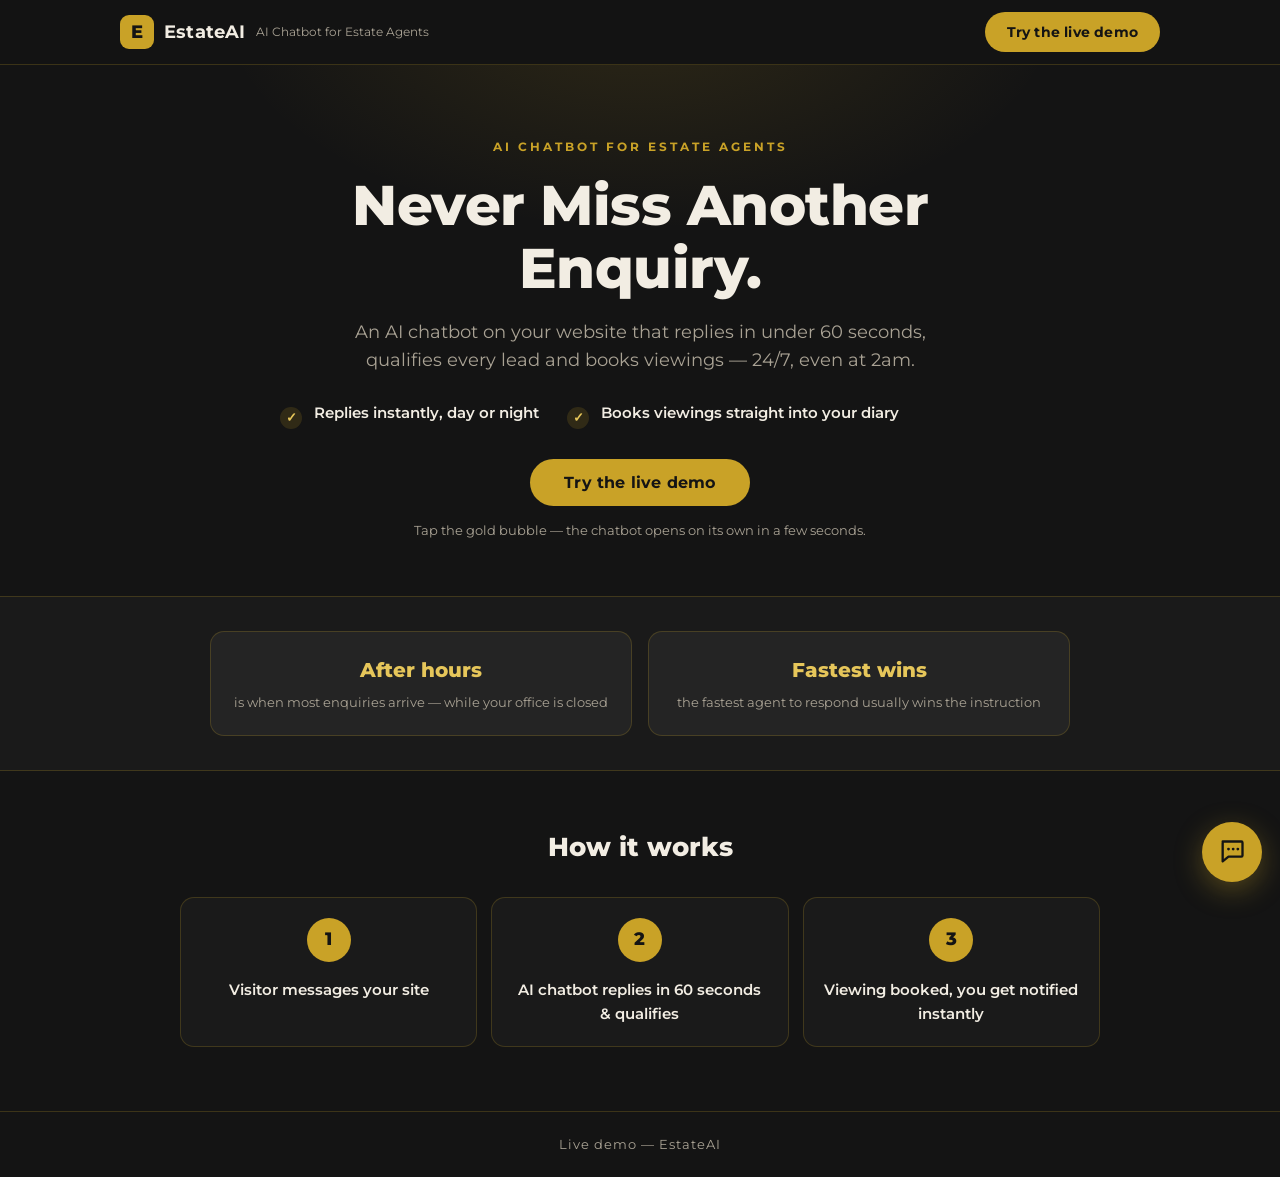
<file: index.html>
<!DOCTYPE html>
<html lang="en">
<head>
  <meta charset="UTF-8">
  <meta name="viewport" content="width=device-width, initial-scale=1.0">
  <title>EstateAI — AI Chatbot for Estate Agents</title>
  <meta name="description" content="EstateAI is an AI chatbot for estate agents. It replies in under 60 seconds, qualifies every lead and books viewings — 24/7.">
  <link rel="preconnect" href="https://fonts.googleapis.com">
  <link rel="preconnect" href="https://fonts.gstatic.com" crossorigin>
  <link href="https://fonts.googleapis.com/css2?family=Montserrat:wght@400;500;600;700;800&display=swap" rel="stylesheet">
  <link rel="stylesheet" href="styles.css">
</head>
<body>

  <header class="topbar">
    <div class="topbar-inner">
      <div class="brand">
        <span class="logo-mark" aria-hidden="true">E</span>
        <span class="brand-name">EstateAI</span>
        <span class="brand-tag">AI Chatbot for Estate Agents</span>
      </div>
      <button class="cta-btn" id="tryDemoBtn" type="button">Try the live demo</button>
    </div>
  </header>

  <main>
    <section class="hero">
      <div class="hero-inner">
        <p class="hero-kicker">AI CHATBOT FOR ESTATE AGENTS</p>
        <h1>Never Miss Another Enquiry.</h1>
        <p class="subhead">An AI chatbot on your website that replies in under 60 seconds, qualifies every lead and books viewings — 24/7, even at 2am.</p>
        <ul class="bullets">
          <li><span class="tick" aria-hidden="true">&#10003;</span> Replies instantly, day or night</li>
          <li><span class="tick" aria-hidden="true">&#10003;</span> Books viewings straight into your diary</li>
        </ul>
        <button class="cta-btn hero-cta" id="heroDemoBtn" type="button">Try the live demo</button>
        <p class="hero-note">Tap the gold bubble — the chatbot opens on its own in a few seconds.</p>
      </div>
    </section>

    <section class="stats">
      <div class="stats-inner">
        <div class="stat">
          <p class="stat-big">After hours</p>
          <p class="stat-small">is when most enquiries arrive — while your office is closed</p>
        </div>
        <div class="stat">
          <p class="stat-big">Fastest wins</p>
          <p class="stat-small">the fastest agent to respond usually wins the instruction</p>
        </div>
      </div>
    </section>

    <section class="steps">
      <div class="steps-inner">
        <h2>How it works</h2>
        <div class="step-grid">
          <div class="step">
            <span class="step-num" aria-hidden="true">1</span>
            <p>Visitor messages your site</p>
          </div>
          <div class="step">
            <span class="step-num" aria-hidden="true">2</span>
            <p>AI chatbot replies in 60 seconds &amp; qualifies</p>
          </div>
          <div class="step">
            <span class="step-num" aria-hidden="true">3</span>
            <p>Viewing booked, you get notified instantly</p>
          </div>
        </div>
      </div>
    </section>
  </main>

  <footer>
    <p>Live demo &mdash; EstateAI</p>
  </footer>

  <!-- Floating chat bubble -->
  <button class="chat-bubble" id="chatBubble" type="button" aria-label="Open the EstateAI chat demo">
    <svg viewBox="0 0 24 24" aria-hidden="true" focusable="false">
      <path d="M4 3h16a1 1 0 0 1 1 1v11a1 1 0 0 1-1 1H9l-5 4V4a1 1 0 0 1 1-1z" fill="none" stroke="currentColor" stroke-width="2" stroke-linejoin="round"/>
      <circle cx="9" cy="9.5" r="1.2" fill="currentColor"/>
      <circle cx="13" cy="9.5" r="1.2" fill="currentColor"/>
      <circle cx="17" cy="9.5" r="1.2" fill="currentColor"/>
    </svg>
  </button>

  <!-- Chat window -->
  <div class="chat-window" id="chatWindow" aria-hidden="true" role="dialog" aria-label="EstateAI chatbot demo">
    <div class="chat-header">
      <span class="agent-avatar" aria-hidden="true">E</span>
      <div class="agent-info">
        <p class="agent-name">EstateAI Assistant</p>
        <p class="agent-status"><span class="online-dot" aria-hidden="true"></span>Online &mdash; replies instantly</p>
      </div>
      <button class="chat-close" id="chatClose" type="button" aria-label="Close chat">&times;</button>
    </div>
    <div class="chat-messages" id="chatMessages" aria-live="polite"></div>
    <div class="chat-faq" id="chatFaq">
      <button class="faq-chip" type="button" data-faq="fees">What are your fees?</button>
      <button class="faq-chip" type="button" data-faq="speed">How fast can you sell?</button>
    </div>
    <div class="chat-quick" id="chatQuick"></div>
    <form class="chat-input-row" id="chatForm" autocomplete="off">
      <input type="text" id="chatInput" placeholder="Type your message&hellip;" aria-label="Type your message" maxlength="500">
      <button type="submit" aria-label="Send message">
        <svg viewBox="0 0 24 24" aria-hidden="true" focusable="false">
          <path d="M3 12l18-8-6 18-4-7-8-3z" fill="none" stroke="currentColor" stroke-width="2" stroke-linejoin="round"/>
        </svg>
      </button>
    </form>
  </div>

  <script src="app.js"></script>
</body>
</html>
</file>
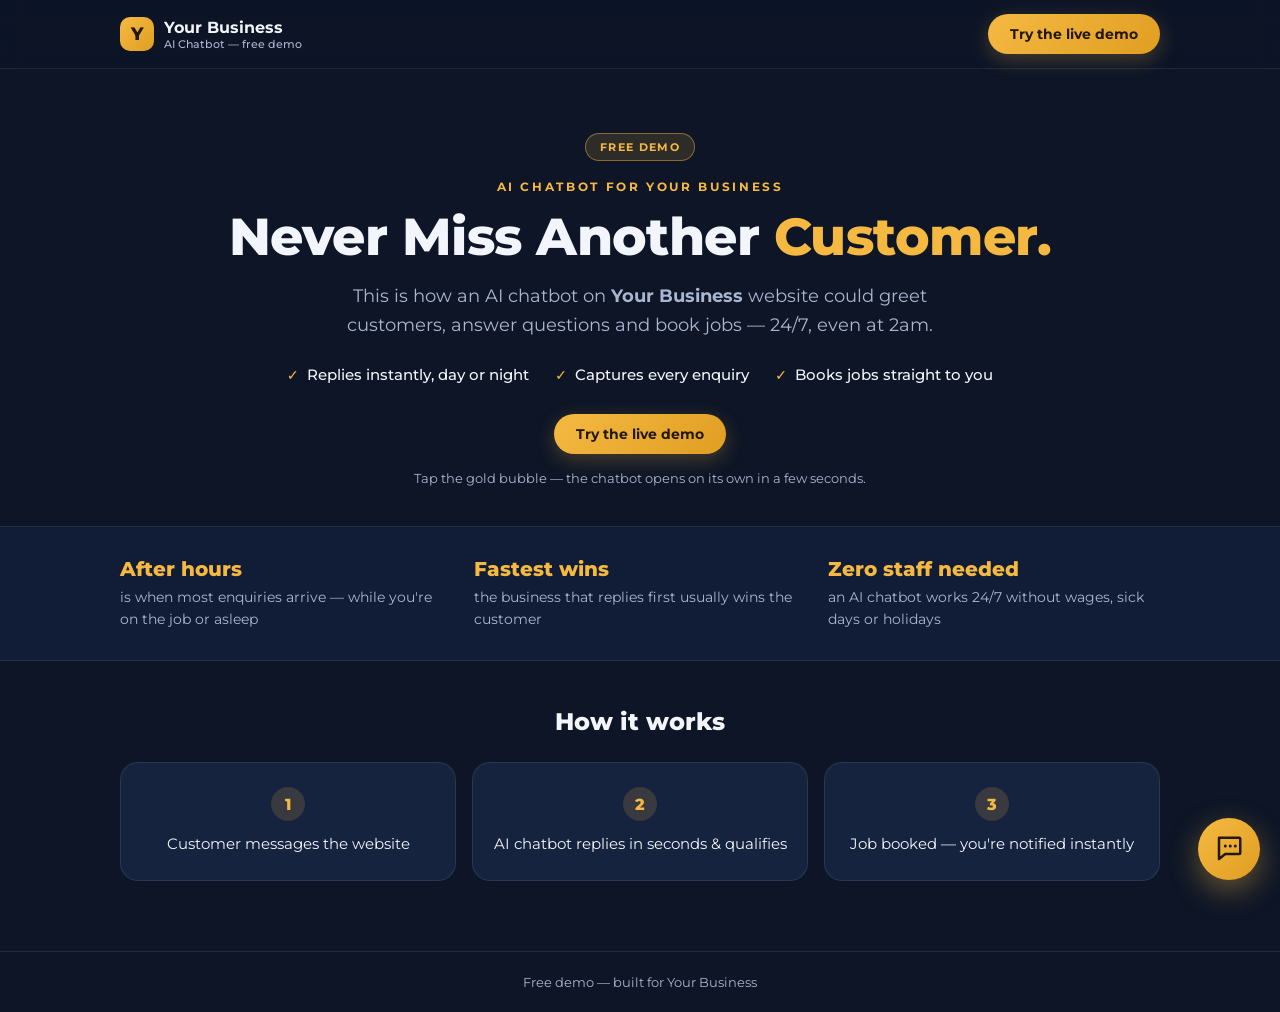
<file: biz.html>
<!DOCTYPE html>
<html lang="en">
<head>
<meta charset="UTF-8">
<meta name="viewport" content="width=device-width, initial-scale=1.0">
<title id="pageTitle">AI Chatbot Demo</title>
<meta name="description" content="A free AI chatbot demo for small businesses — replies instantly, captures leads and books jobs 24/7.">
<link rel="preconnect" href="https://fonts.googleapis.com">
<link rel="preconnect" href="https://fonts.gstatic.com" crossorigin>
<link href="https://fonts.googleapis.com/css2?family=Montserrat:wght@400;500;600;700;800&display=swap" rel="stylesheet">
<style>
:root{
  --bg:#0d1526; --bg2:#111d36; --card:#16233f; --line:rgba(255,255,255,.09);
  --gold:#f5b942; --gold2:#e09e22; --txt:#f2f5fb; --mut:#a9b6cf;
  --bubble-bot:#1b2a4a; --radius:18px;
}
*{margin:0;padding:0;box-sizing:border-box}
html{-webkit-text-size-adjust:100%}
body{font-family:'Montserrat',system-ui,sans-serif;background:var(--bg);color:var(--txt);min-height:100vh;overflow-x:hidden}
.topbar{position:sticky;top:0;z-index:20;background:rgba(13,21,38,.92);backdrop-filter:blur(10px);border-bottom:1px solid var(--line)}
.topbar-inner{max-width:1080px;margin:0 auto;padding:14px 20px;display:flex;align-items:center;justify-content:space-between;gap:12px}
.brand{display:flex;align-items:center;gap:10px;min-width:0}
.logo-mark{width:34px;height:34px;border-radius:10px;background:linear-gradient(135deg,var(--gold),var(--gold2));color:#23180a;font-weight:800;display:flex;align-items:center;justify-content:center;font-size:18px;flex:none}
.brand-name{font-weight:700;font-size:16px;white-space:nowrap;overflow:hidden;text-overflow:ellipsis}
.brand-tag{font-size:11px;color:var(--mut);font-weight:500}
.cta-btn{background:linear-gradient(135deg,var(--gold),var(--gold2));color:#23180a;border:0;border-radius:999px;padding:11px 22px;font-family:inherit;font-weight:700;font-size:14px;cursor:pointer;box-shadow:0 6px 20px rgba(245,185,66,.25);transition:transform .15s}
.cta-btn:active{transform:scale(.97)}
.demo-badge{display:inline-block;background:rgba(245,185,66,.14);border:1px solid rgba(245,185,66,.45);color:var(--gold);font-size:11px;font-weight:700;letter-spacing:.12em;padding:6px 14px;border-radius:999px;margin-bottom:18px}
.hero{max-width:1080px;margin:0 auto;padding:64px 20px 40px;text-align:center}
.hero-kicker{font-size:12px;letter-spacing:.22em;color:var(--gold);font-weight:700;margin-bottom:14px}
.hero h1{font-size:clamp(30px,5.4vw,52px);font-weight:800;line-height:1.12;letter-spacing:-.01em;margin-bottom:16px}
.hero h1 .hl{color:var(--gold)}
.subhead{color:var(--mut);font-size:clamp(15px,2.4vw,18px);max-width:640px;margin:0 auto 26px;line-height:1.6}
.bullets{list-style:none;display:flex;flex-wrap:wrap;gap:10px 26px;justify-content:center;margin-bottom:30px;color:var(--txt);font-size:14.5px;font-weight:500}
.tick{color:var(--gold);font-weight:800;margin-right:8px}
.hero-note{margin-top:16px;color:var(--mut);font-size:13px}
.stats{border-top:1px solid var(--line);border-bottom:1px solid var(--line);background:var(--bg2)}
.stats-inner{max-width:1080px;margin:0 auto;padding:30px 20px;display:grid;grid-template-columns:repeat(auto-fit,minmax(220px,1fr));gap:22px}
.stat-big{font-size:20px;font-weight:800;color:var(--gold);margin-bottom:6px}
.stat-small{color:var(--mut);font-size:14px;line-height:1.55}
.steps{max-width:1080px;margin:0 auto;padding:46px 20px 70px;text-align:center}
.steps h2{font-size:24px;font-weight:800;margin-bottom:26px}
.step-grid{display:grid;grid-template-columns:repeat(auto-fit,minmax(200px,1fr));gap:16px}
.step{background:var(--card);border:1px solid var(--line);border-radius:var(--radius);padding:24px 18px}
.step-num{display:inline-flex;width:34px;height:34px;border-radius:50%;background:rgba(245,185,66,.15);color:var(--gold);font-weight:800;align-items:center;justify-content:center;margin-bottom:12px}
.step p{font-size:14.5px;color:var(--txt);line-height:1.55}
footer{border-top:1px solid var(--line);text-align:center;padding:22px;color:var(--mut);font-size:13px}
/* ---- chat widget ---- */
.chat-bubble{position:fixed;right:20px;bottom:20px;width:62px;height:62px;border-radius:50%;border:0;background:linear-gradient(135deg,var(--gold),var(--gold2));color:#23180a;cursor:pointer;z-index:50;display:flex;align-items:center;justify-content:center;box-shadow:0 10px 30px rgba(245,185,66,.4)}
.chat-bubble svg{width:30px;height:30px}
.chat-bubble.pulse{animation:pulse 1.8s infinite}
@keyframes pulse{0%{box-shadow:0 0 0 0 rgba(245,185,66,.5)}70%{box-shadow:0 0 0 16px rgba(245,185,66,0)}100%{box-shadow:0 0 0 0 rgba(245,185,66,0)}}
.chat-window{position:fixed;right:20px;bottom:94px;width:min(384px,calc(100vw - 40px));height:min(560px,calc(100dvh - 130px));background:#101b33;border:1px solid var(--line);border-radius:22px;z-index:50;display:none;flex-direction:column;overflow:hidden;box-shadow:0 24px 70px rgba(0,0,0,.55)}
.chat-window.open{display:flex}
.chat-header{display:flex;align-items:center;gap:12px;padding:14px 16px;background:linear-gradient(135deg,#16264a,#101b33);border-bottom:1px solid var(--line)}
.agent-avatar{width:40px;height:40px;border-radius:50%;background:linear-gradient(135deg,var(--gold),var(--gold2));color:#23180a;font-weight:800;display:flex;align-items:center;justify-content:center;font-size:18px;flex:none}
.agent-name{font-weight:700;font-size:14.5px}
.agent-status{font-size:12px;color:var(--mut);display:flex;align-items:center;gap:6px;margin-top:2px}
.online-dot{width:8px;height:8px;border-radius:50%;background:#3ddc84;display:inline-block}
.chat-close{margin-left:auto;background:none;border:0;color:var(--mut);font-size:26px;cursor:pointer;line-height:1;padding:4px 8px}
.chat-messages{flex:1;overflow-y:auto;padding:16px 14px;display:flex;flex-direction:column;gap:10px}
.msg{max-width:82%;padding:11px 14px;border-radius:16px;font-size:14px;line-height:1.5;animation:pop .25s ease}
.msg.bot{background:var(--bubble-bot);color:var(--txt);border-bottom-left-radius:6px;align-self:flex-start}
.msg.user{background:linear-gradient(135deg,var(--gold),var(--gold2));color:#23180a;font-weight:600;border-bottom-right-radius:6px;align-self:flex-end}
.msg.typing{display:flex;gap:5px;padding:14px 16px}
.msg.typing span{width:8px;height:8px;border-radius:50%;background:var(--mut);animation:blink 1.2s infinite}
.msg.typing span:nth-child(2){animation-delay:.2s}.msg.typing span:nth-child(3){animation-delay:.4s}
@keyframes blink{0%,80%,100%{opacity:.25}40%{opacity:1}}
@keyframes pop{from{opacity:0;transform:translateY(6px)}to{opacity:1;transform:none}}
.chat-quick{display:flex;flex-wrap:wrap;gap:8px;padding:4px 14px 10px}
.quick-btn{background:rgba(245,185,66,.12);border:1px solid rgba(245,185,66,.5);color:var(--gold);border-radius:999px;padding:9px 15px;font-family:inherit;font-size:13px;font-weight:600;cursor:pointer}
.quick-btn:active{transform:scale(.96)}
.chat-input-row{display:flex;gap:8px;padding:12px 14px;border-top:1px solid var(--line);background:#0e1830}
.chat-input-row input{flex:1;background:#16264a;border:1px solid var(--line);border-radius:999px;padding:11px 16px;color:var(--txt);font-family:inherit;font-size:14px;outline:none}
.chat-input-row input::placeholder{color:var(--mut)}
.chat-input-row button{width:44px;height:44px;border-radius:50%;border:0;background:linear-gradient(135deg,var(--gold),var(--gold2));color:#23180a;cursor:pointer;display:flex;align-items:center;justify-content:center;flex:none}
.chat-input-row button svg{width:20px;height:20px}
.summary{background:#0e1830;border:1px solid rgba(245,185,66,.35);border-radius:14px;padding:14px;max-width:100%}
.summary-title{font-size:11px;letter-spacing:.14em;color:var(--gold);font-weight:800;margin-bottom:10px}
.summary dl{display:grid;grid-template-columns:auto 1fr;gap:4px 12px;font-size:13px;margin-bottom:10px}
.summary dt{color:var(--mut)}.summary dd{color:var(--txt);font-weight:600}
.summary-ok{color:#3ddc84;font-size:13.5px;font-weight:600;margin-top:6px}
.restart-btn{margin-top:12px;background:none;border:1px solid var(--line);color:var(--mut);border-radius:999px;padding:8px 16px;font-family:inherit;font-size:12.5px;cursor:pointer}
@media(max-width:480px){.topbar-inner{padding:12px 14px}.brand-tag{display:none}.hero{padding:44px 16px 30px}}
</style>
</head>
<body>
<header class="topbar">
  <div class="topbar-inner">
    <div class="brand">
      <span class="logo-mark" id="logoMark">B</span>
      <div><div class="brand-name" id="brandName">Your Business</div><div class="brand-tag">AI Chatbot &mdash; free demo</div></div>
    </div>
    <button class="cta-btn" id="tryDemoBtn" type="button">Try the live demo</button>
  </div>
</header>
<main>
  <section class="hero">
    <div class="hero-inner">
      <span class="demo-badge">FREE DEMO</span>
      <p class="hero-kicker" id="heroKicker">AI CHATBOT FOR YOUR BUSINESS</p>
      <h1>Never Miss Another <span class="hl">Customer.</span></h1>
      <p class="subhead" id="heroSub">This is how an AI chatbot on <b id="heroBiz">your</b> website could greet customers, answer questions and book jobs &mdash; 24/7, even at 2am.</p>
      <ul class="bullets">
        <li><span class="tick">&#10003;</span>Replies instantly, day or night</li>
        <li><span class="tick">&#10003;</span>Captures every enquiry</li>
        <li><span class="tick">&#10003;</span>Books jobs straight to you</li>
      </ul>
      <button class="cta-btn" id="heroDemoBtn" type="button">Try the live demo</button>
      <p class="hero-note">Tap the gold bubble &mdash; the chatbot opens on its own in a few seconds.</p>
    </div>
  </section>
  <section class="stats">
    <div class="stats-inner">
      <div class="stat"><p class="stat-big">After hours</p><p class="stat-small">is when most enquiries arrive &mdash; while you're on the job or asleep</p></div>
      <div class="stat"><p class="stat-big">Fastest wins</p><p class="stat-small">the business that replies first usually wins the customer</p></div>
      <div class="stat"><p class="stat-big">Zero staff needed</p><p class="stat-small">an AI chatbot works 24/7 without wages, sick days or holidays</p></div>
    </div>
  </section>
  <section class="steps">
    <div class="steps-inner">
      <h2>How it works</h2>
      <div class="step-grid">
        <div class="step"><span class="step-num">1</span><p>Customer messages the website</p></div>
        <div class="step"><span class="step-num">2</span><p>AI chatbot replies in seconds &amp; qualifies</p></div>
        <div class="step"><span class="step-num">3</span><p>Job booked &mdash; you're notified instantly</p></div>
      </div>
    </div>
  </section>
</main>
<footer><p>Free demo &mdash; built for <span id="footBiz">your business</span></p></footer>
<button class="chat-bubble" id="chatBubble" type="button" aria-label="Open the chatbot demo">
  <svg viewBox="0 0 24 24" aria-hidden="true"><path d="M4 3h16a1 1 0 0 1 1 1v11a1 1 0 0 1-1 1H9l-5 4V4a1 1 0 0 1 1-1z" fill="none" stroke="currentColor" stroke-width="2" stroke-linejoin="round"/><circle cx="9" cy="9.5" r="1.2" fill="currentColor"/><circle cx="13" cy="9.5" r="1.2" fill="currentColor"/><circle cx="17" cy="9.5" r="1.2" fill="currentColor"/></svg>
</button>
<div class="chat-window" id="chatWindow" role="dialog" aria-label="Chatbot demo">
  <div class="chat-header">
    <span class="agent-avatar" id="agentAvatar">B</span>
    <div class="agent-info"><p class="agent-name" id="agentName">Assistant</p><p class="agent-status"><span class="online-dot"></span>Online &mdash; replies instantly</p></div>
    <button class="chat-close" id="chatClose" type="button" aria-label="Close chat">&times;</button>
  </div>
  <div class="chat-messages" id="chatMessages" aria-live="polite"></div>
  <div class="chat-quick" id="chatQuick"></div>
  <form class="chat-input-row" id="chatForm" autocomplete="off">
    <input type="text" id="chatInput" placeholder="Type your message&hellip;" aria-label="Type your message" maxlength="500">
    <button type="submit" aria-label="Send message"><svg viewBox="0 0 24 24"><path d="M3 12l18-8-6 18-4-7-8-3z" fill="none" stroke="currentColor" stroke-width="2" stroke-linejoin="round"/></svg></button>
  </form>
</div>
<script>
(function(){
'use strict';
/* ---------- personalization ---------- */
function qp(n,d){var m=new RegExp('[?&]'+n+'=([^&]*)').exec(location.search);return m?decodeURIComponent(m[1].replace(/\+/g,' ')):d;}
var BIZ=qp('b','Your Business').trim()||'Your Business';
var TRADE=(qp('t','default').trim()||'default').toLowerCase();
function esc(s){return String(s).replace(/&/g,'&amp;').replace(/</g,'&lt;').replace(/>/g,'&gt;').replace(/"/g,'&quot;');}
var initial=(BIZ.trim()[0]||'B').toUpperCase();
document.title='AI Chatbot demo for '+BIZ;
document.getElementById('pageTitle').textContent='AI Chatbot demo for '+BIZ;
document.getElementById('brandName').textContent=BIZ;
document.getElementById('logoMark').textContent=initial;
document.getElementById('heroKicker').textContent='AI CHATBOT FOR '+BIZ.toUpperCase();
document.getElementById('heroBiz').textContent=BIZ;
document.getElementById('footBiz').textContent=BIZ;
document.getElementById('agentAvatar').textContent=initial;
document.getElementById('agentName').textContent=BIZ+' Assistant';
/* ---------- trade configs ---------- */
var TRADES={
 plumber:{q:['Get a quote','Emergency call-out','Opening hours'],hours:'Mon\u2013Fri 7am\u20135pm \u00b7 Sat 8am\u201312pm \u00b7 Sun closed',emg:'Burst pipe or flooding? Leave your number and we\u2019ll ring you back within minutes.'},
 electrician:{q:['Get a quote','Emergency call-out','Opening hours'],hours:'Mon\u2013Fri 7am\u20135pm \u00b7 Sat 8am\u201312pm \u00b7 Sun closed',emg:'Power out or sparking? Leave your number and we\u2019ll ring you back within minutes.'},
 handyman:{q:['Get a quote','Book a job','Opening hours'],hours:'Mon\u2013Fri 8am\u20135pm \u00b7 Sat by appointment'},
 cleaner:{q:['Get a quote','Book a clean','Opening hours'],hours:'Mon\u2013Sat 7am\u20136pm \u00b7 Sun closed'},
 gardener:{q:['Get a quote','Book a visit','Opening hours'],hours:'Mon\u2013Fri 7am\u20134pm \u00b7 Sat 8am\u201312pm'},
 salon:{q:['Book appointment','Price list','Opening hours'],hours:'Tue\u2013Sat 9am\u20135:30pm \u00b7 Sun\u2013Mon closed',price:'Cut & finish from $45 \u00b7 Colour from $90 \u00b7 Treatments from $35.'},
 massage:{q:['Book appointment','Price list','Opening hours'],hours:'Mon\u2013Sat 9am\u20136pm \u00b7 Sun 10am\u20132pm',price:'60-min massage $95 \u00b7 90-min $135.'},
 agent:{q:['Book a viewing','Free appraisal','Opening hours'],hours:'Mon\u2013Fri 9am\u20135:30pm \u00b7 Sat 9am\u20132pm'},
 photographer:{q:['Get a quote','View packages','Opening hours'],hours:'By appointment, 7 days',price:'Portrait session from $250 \u00b7 Events from $600.'},
 driving:{q:['Book a lesson','Prices','Opening hours'],hours:'Mon\u2013Sat 7am\u20137pm',price:'Single lesson $75 \u00b7 5-lesson pack $340.'},
 petgroomer:{q:['Book grooming','Price list','Opening hours'],hours:'Tue\u2013Sat 8:30am\u20134:30pm',price:'Full groom from $70 \u00b7 Bath & tidy from $45.'},
 cafe:{q:['See menu','Book a table','Opening hours'],hours:'Mon\u2013Fri 6:30am\u20133pm \u00b7 Sat\u2013Sun 7am\u20132pm',price:'All-day brekky till 11:30am \u00b7 Lunch from $16.'},
 'default':{q:['Get a quote','Opening hours','Contact us'],hours:'Mon\u2013Fri 9am\u20135pm'}
};
var T=TRADES[TRADE]||TRADES['default'];
/* ---------- chat engine ---------- */
var msgsEl=document.getElementById('chatMessages'),quickEl=document.getElementById('chatQuick'),
form=document.getElementById('chatForm'),input=document.getElementById('chatInput'),
bubble=document.getElementById('chatBubble'),win=document.getElementById('chatWindow'),
closeBtn=document.getElementById('chatClose');
var state={step:'start',need:null,name:null,phone:null,day:null};
var started=false,chatOpen=false,awaitingQuick=false;
function scrollDown(){msgsEl.scrollTop=msgsEl.scrollHeight;}
function addMsg(t,who){var d=document.createElement('div');d.className='msg '+who;d.textContent=t;msgsEl.appendChild(d);scrollDown();}
function botSay(t){return new Promise(function(res){var x=document.createElement('div');x.className='msg bot typing';x.innerHTML='<span></span><span></span><span></span>';msgsEl.appendChild(x);scrollDown();setTimeout(function(){x.remove();addMsg(t,'bot');res();},800+Math.random()*700);});}
function setQuick(labels){quickEl.innerHTML='';labels.forEach(function(l){var b=document.createElement('button');b.type='button';b.className='quick-btn';b.textContent=l;b.onclick=function(){addMsg(l,'user');quickEl.innerHTML='';awaitingQuick=false;handle(l);};});awaitingQuick=labels.length>0;scrollDown();}
function ask(t,labels){return botSay(t).then(function(){if(labels)setQuick(labels);});}
function mainMenu(){setQuick(T.q);}
function handle(label){
 var l=label.toLowerCase();
 if(state.step==='need'){state.need=label;state.step='name';ask('Got it. What\u2019s your name?');return;}
 if(state.step==='name'){state.name=label;state.step='phone';ask('And your mobile number, so '+BIZ+' can reach you?');return;}
 if(state.step==='phone'){var d=label.replace(/\D/g,'');if(d.length>=7){state.phone=label;state.step='done';finale();}else{ask('That number looks a bit short \u2014 could you double-check it?');}return;}
 if(state.step==='day'){state.day=label;state.step='name';ask('Great \u2014 '+label+' it is. What\u2019s your name?');return;}
 if(l.indexOf('quote')>-1||l.indexOf('package')>-1||l.indexOf('price')>-1||l.indexOf('menu')>-1){
   if(T.price){botSay(T.price).then(function(){state.step='need';ask('What would you like?');});}
   else{state.step='need';ask('Sure \u2014 what do you need help with?');}return;}
 if(l.indexOf('hour')>-1||l.indexOf('availab')>-1){botSay('We\u2019re open '+T.hours+'.').then(function(){ask('Anything else I can help with?',T.q);});return;}
 if(l.indexOf('emergency')>-1||l.indexOf('call-out')>-1){state.step='phone';state.emg=true;ask(T.emg||'Urgent? Leave your number and we\u2019ll call you straight back.');return;}
 if(l.indexOf('book')>-1||l.indexOf('appointment')>-1||l.indexOf('viewing')>-1||l.indexOf('lesson')>-1||l.indexOf('table')>-1||l.indexOf('appraisal')>-1){state.step='day';ask('When suits you?', ['Today','Tomorrow','This weekend']);return;}
 if(l.indexOf('contact')>-1){botSay('You can reach '+BIZ+' right here \u2014 just leave your number and we\u2019ll call you back.').then(function(){state.step='phone';ask('What\u2019s the best number?');});return;}
 botSay('Got it \u2014 I\u2019ll pass that on to '+BIZ+'.').then(function(){ask('Anything else?',T.q);});
}
function finale(){
 var extra=state.emg?'We\u2019ll call you back within minutes.':(BIZ+' will be in touch shortly.');
 botSay('Thanks '+state.name+'! '+extra).then(function(){ask('Anything else?',T.q);state.emg=false;state.step='start';});
}
function startFlow(){if(started)return;started=true;ask('Hi! Thanks for messaging '+BIZ+' \uD83D\uDC4B How can I help you today?',T.q);}
function openChat(){win.classList.add('open');chatOpen=true;bubble.classList.remove('pulse');startFlow();setTimeout(scrollDown,60);}
function closeChat(){win.classList.remove('open');chatOpen=false;}
bubble.addEventListener('click',function(){chatOpen?closeChat():openChat();});
closeBtn.addEventListener('click',closeChat);
document.getElementById('tryDemoBtn').addEventListener('click',openChat);
document.getElementById('heroDemoBtn').addEventListener('click',openChat);
form.addEventListener('submit',function(e){e.preventDefault();var v=input.value.trim();if(!v)return;input.value='';addMsg(v,'user');
 if(state.step==='done'){botSay('Noted!').then(function(){mainMenu();state.step='start';});return;}
 if(awaitingQuick){botSay('Could you tap one of the options above so I book you in correctly?');return;}
 handle(v);});
setTimeout(function(){if(!chatOpen){bubble.classList.add('pulse');openChat();}},4000);
})();
</script>
</body>
</html>
</file>
<file: styles.css>
/* EstateAI — AI Chatbot for Estate Agents demo
   Premium dark charcoal + champagne gold. Mobile-first. */

:root {
  --char: #141414;
  --char-2: #1a1a1a;
  --char-3: #242424;
  --gold: #c9a227;
  --gold-soft: #e6c65a;
  --gold-dim: rgba(201, 162, 39, 0.16);
  --text: #f2ede3;
  --muted: #a9a294;
  --line: rgba(201, 162, 39, 0.22);
  --radius: 14px;
  --font: 'Montserrat', -apple-system, BlinkMacSystemFont, 'Segoe UI', Roboto, Arial, sans-serif;
}

* { box-sizing: border-box; margin: 0; padding: 0; }

html { scroll-behavior: smooth; }

body {
  font-family: var(--font);
  background: var(--char);
  color: var(--text);
  line-height: 1.6;
  -webkit-font-smoothing: antialiased;
  overflow-x: hidden;
}

/* ---------- Top bar ---------- */
.topbar {
  position: sticky;
  top: 0;
  z-index: 50;
  background: rgba(20, 20, 20, 0.92);
  backdrop-filter: blur(8px);
  border-bottom: 1px solid var(--line);
}
.topbar-inner {
  max-width: 1080px;
  margin: 0 auto;
  padding: 12px 20px;
  display: flex;
  align-items: center;
  justify-content: space-between;
  gap: 12px;
}
.brand { display: flex; align-items: center; gap: 10px; min-width: 0; }
.logo-mark {
  width: 34px; height: 34px; flex: 0 0 34px;
  display: inline-flex; align-items: center; justify-content: center;
  background: var(--gold); color: #141414;
  font-weight: 800; font-size: 18px; border-radius: 9px;
}
.brand-name { font-weight: 700; font-size: 18px; letter-spacing: 0.2px; white-space: nowrap; }
.brand-tag { font-size: 12px; color: var(--muted); white-space: nowrap; overflow: hidden; text-overflow: ellipsis; }

.cta-btn {
  font-family: var(--font);
  background: var(--gold); color: #141414;
  border: none; border-radius: 999px;
  padding: 11px 22px;
  font-weight: 700; font-size: 14px; letter-spacing: 0.2px;
  cursor: pointer; white-space: nowrap;
  transition: transform 0.15s ease, background 0.15s ease;
}
.cta-btn:hover { background: var(--gold-soft); transform: translateY(-1px); }
.cta-btn:active { transform: translateY(0); }

/* ---------- Hero ---------- */
.hero { position: relative; overflow: hidden; }
.hero::before {
  content: ""; position: absolute; inset: 0; pointer-events: none;
  background: radial-gradient(600px 320px at 50% -60px, rgba(201,162,39,0.14), transparent 70%);
}
.hero-inner {
  position: relative;
  max-width: 760px; margin: 0 auto;
  padding: 72px 20px 56px;
  text-align: center;
}
.hero-kicker {
  font-size: 12px; font-weight: 700; letter-spacing: 3px;
  color: var(--gold); margin-bottom: 18px;
}
.hero h1 {
  font-size: clamp(34px, 7vw, 56px);
  font-weight: 800; line-height: 1.12; letter-spacing: -0.5px;
  margin-bottom: 18px;
}
.subhead {
  font-size: clamp(15px, 2.6vw, 18px);
  color: var(--muted);
  max-width: 600px; margin: 0 auto 26px;
}
.bullets {
  list-style: none;
  display: flex; flex-direction: column; gap: 10px;
  align-items: center; margin-bottom: 30px;
  font-weight: 600; font-size: 15px;
}
.tick {
  display: inline-flex; align-items: center; justify-content: center;
  width: 22px; height: 22px; margin-right: 8px;
  border-radius: 50%; background: var(--gold-dim); color: var(--gold-soft);
  font-size: 13px; vertical-align: -4px;
}
.hero-cta { font-size: 16px; padding: 14px 34px; }
.hero-note { margin-top: 14px; font-size: 13px; color: var(--muted); }

/* ---------- Stats ---------- */
.stats { border-top: 1px solid var(--line); border-bottom: 1px solid var(--line); background: var(--char-2); }
.stats-inner {
  max-width: 900px; margin: 0 auto; padding: 34px 20px;
  display: grid; grid-template-columns: 1fr 1fr; gap: 16px;
}
.stat {
  background: var(--char-3);
  border: 1px solid var(--line);
  border-radius: var(--radius);
  padding: 22px 18px; text-align: center;
}
.stat-big { font-size: 20px; font-weight: 800; color: var(--gold-soft); margin-bottom: 6px; }
.stat-small { font-size: 13px; color: var(--muted); }

/* ---------- Steps ---------- */
.steps-inner { max-width: 960px; margin: 0 auto; padding: 56px 20px 64px; }
.steps h2 { text-align: center; font-size: 26px; font-weight: 800; margin-bottom: 28px; }
.step-grid { display: grid; grid-template-columns: 1fr; gap: 14px; }
.step {
  background: var(--char-2);
  border: 1px solid var(--line);
  border-radius: var(--radius);
  padding: 20px;
  display: flex; align-items: center; gap: 16px;
}
.step-num {
  flex: 0 0 44px; width: 44px; height: 44px;
  display: inline-flex; align-items: center; justify-content: center;
  border-radius: 50%; background: var(--gold); color: #141414;
  font-weight: 800; font-size: 18px;
}
.step p { font-weight: 600; font-size: 15px; }

/* ---------- Footer ---------- */
footer { border-top: 1px solid var(--line); padding: 22px 20px; text-align: center; }
footer p { font-size: 13px; color: var(--muted); letter-spacing: 1px; }

/* ---------- Chat bubble ---------- */
.chat-bubble {
  position: fixed; right: 18px; bottom: 18px; z-index: 100;
  width: 60px; height: 60px; border-radius: 50%;
  background: var(--gold); color: #141414; border: none; cursor: pointer;
  display: flex; align-items: center; justify-content: center;
  box-shadow: 0 8px 28px rgba(201, 162, 39, 0.35);
  transition: transform 0.15s ease, background 0.15s ease;
}
.chat-bubble:hover { background: var(--gold-soft); transform: scale(1.05); }
.chat-bubble svg { width: 28px; height: 28px; }
.chat-bubble.pulse::after {
  content: ""; position: absolute; inset: 0; border-radius: 50%;
  border: 2px solid var(--gold);
  animation: pulseRing 1.6s ease-out infinite;
}
@keyframes pulseRing {
  0% { transform: scale(1); opacity: 0.9; }
  100% { transform: scale(1.55); opacity: 0; }
}

/* ---------- Chat window ---------- */
.chat-window {
  position: fixed; z-index: 101;
  right: 18px; bottom: 90px;
  width: min(384px, calc(100vw - 24px));
  height: min(580px, calc(100dvh - 130px));
  min-height: 380px;
  background: var(--char-2);
  border: 1px solid var(--line);
  border-radius: 18px;
  display: flex; flex-direction: column; overflow: hidden;
  box-shadow: 0 24px 60px rgba(0, 0, 0, 0.55);
  opacity: 0; transform: translateY(24px) scale(0.98);
  pointer-events: none;
  transition: opacity 0.25s ease, transform 0.25s ease;
}
.chat-window.open { opacity: 1; transform: none; pointer-events: auto; }

.chat-header {
  display: flex; align-items: center; gap: 12px;
  padding: 14px 14px 14px 16px;
  background: var(--char-3);
  border-bottom: 1px solid var(--line);
}
.agent-avatar {
  flex: 0 0 38px; width: 38px; height: 38px;
  display: inline-flex; align-items: center; justify-content: center;
  border-radius: 50%; background: var(--gold); color: #141414;
  font-weight: 800; font-size: 17px;
}
.agent-info { flex: 1; min-width: 0; }
.agent-name { font-weight: 700; font-size: 14px; }
.agent-status { font-size: 12px; color: var(--muted); display: flex; align-items: center; gap: 6px; }
.online-dot { width: 8px; height: 8px; border-radius: 50%; background: #4caf50; display: inline-block; }
.chat-close {
  background: none; border: none; color: var(--muted);
  font-size: 26px; line-height: 1; cursor: pointer; padding: 4px 8px;
}
.chat-close:hover { color: var(--text); }

.chat-messages {
  flex: 1; overflow-y: auto; overscroll-behavior: contain;
  padding: 16px 14px; display: flex; flex-direction: column; gap: 10px;
}
.msg {
  max-width: 82%;
  padding: 10px 14px;
  border-radius: 16px;
  font-size: 14px; line-height: 1.5;
  animation: slideUp 0.25s ease;
  word-wrap: break-word;
}
@keyframes slideUp {
  from { opacity: 0; transform: translateY(8px); }
  to { opacity: 1; transform: none; }
}
.msg.bot {
  align-self: flex-start;
  background: var(--char-3);
  border: 1px solid rgba(255,255,255,0.06);
  border-bottom-left-radius: 5px;
  color: var(--text);
}
.msg.user {
  align-self: flex-end;
  background: var(--gold); color: #141414;
  border-bottom-right-radius: 5px;
  font-weight: 600;
}
.msg.typing { display: inline-flex; gap: 5px; padding: 14px 16px; }
.msg.typing span {
  width: 7px; height: 7px; border-radius: 50%;
  background: var(--muted);
  animation: blink 1.1s infinite;
}
.msg.typing span:nth-child(2) { animation-delay: 0.18s; }
.msg.typing span:nth-child(3) { animation-delay: 0.36s; }
@keyframes blink {
  0%, 60%, 100% { opacity: 0.3; transform: none; }
  30% { opacity: 1; transform: translateY(-3px); }
}

/* Summary card */
.msg.card-host { padding: 0; background: none; border: none; max-width: 92%; animation: slideUp 0.25s ease; }
.summary {
  background: var(--char-3);
  border: 1px solid var(--gold);
  border-radius: var(--radius);
  padding: 16px;
  font-size: 13.5px;
}
.summary-title { font-weight: 800; font-size: 14px; color: var(--gold-soft); margin-bottom: 10px; letter-spacing: 0.4px; }
.summary dl { display: grid; grid-template-columns: auto 1fr; gap: 5px 12px; margin-bottom: 12px; }
.summary dt { color: var(--muted); font-weight: 600; }
.summary dd { font-weight: 600; text-align: right; }
.summary-ok { color: var(--gold-soft); font-weight: 700; margin: 6px 0; font-size: 13.5px; }
.restart-btn {
  margin-top: 10px; width: 100%;
  font-family: var(--font);
  background: transparent; color: var(--gold-soft);
  border: 1px solid var(--gold); border-radius: 999px;
  padding: 10px; font-weight: 700; font-size: 13px; cursor: pointer;
  transition: background 0.15s ease;
}
.restart-btn:hover { background: var(--gold-dim); }

/* FAQ chips (always available) */
.chat-faq {
  display: flex; gap: 8px; padding: 8px 14px 0;
  flex-wrap: wrap;
  border-top: 1px solid rgba(255,255,255,0.05);
}
.faq-chip {
  font-family: var(--font);
  background: transparent; color: var(--gold-soft);
  border: 1px dashed var(--line); border-radius: 999px;
  padding: 6px 12px; font-size: 12px; font-weight: 600; cursor: pointer;
  transition: background 0.15s ease;
}
.faq-chip:hover { background: var(--gold-dim); }

/* Quick replies */
.chat-quick {
  display: flex; gap: 8px; padding: 10px 14px 4px;
  flex-wrap: wrap;
}
.chat-quick:empty { padding: 0; }
.quick-btn {
  font-family: var(--font);
  background: var(--gold-dim); color: var(--gold-soft);
  border: 1px solid var(--gold); border-radius: 999px;
  padding: 9px 16px; font-size: 13px; font-weight: 700; cursor: pointer;
  animation: slideUp 0.2s ease;
  transition: background 0.15s ease, color 0.15s ease;
}
.quick-btn:hover { background: var(--gold); color: #141414; }

/* Input row */
.chat-input-row {
  display: flex; gap: 8px; padding: 10px 12px 14px;
  background: var(--char-2);
}
.chat-input-row input {
  flex: 1; min-width: 0;
  font-family: var(--font);
  background: var(--char-3); color: var(--text);
  border: 1px solid rgba(255,255,255,0.1); border-radius: 999px;
  padding: 11px 16px; font-size: 14px; outline: none;
}
.chat-input-row input:focus { border-color: var(--gold); }
.chat-input-row input::placeholder { color: var(--muted); }
.chat-input-row button {
  flex: 0 0 44px; width: 44px; height: 44px; border-radius: 50%;
  background: var(--gold); color: #141414; border: none; cursor: pointer;
  display: flex; align-items: center; justify-content: center;
  transition: background 0.15s ease;
}
.chat-input-row button:hover { background: var(--gold-soft); }
.chat-input-row button svg { width: 20px; height: 20px; }

/* ---------- Larger screens ---------- */
@media (min-width: 640px) {
  .bullets { flex-direction: row; gap: 28px; }
  .step-grid { grid-template-columns: repeat(3, 1fr); }
  .step { flex-direction: column; text-align: center; }
}
@media (max-width: 420px) {
  .chat-window { right: 12px; left: 12px; width: auto; bottom: 88px; }
  .brand-tag { display: none; }
}

@media (prefers-reduced-motion: reduce) {
  *, *::before, *::after { animation-duration: 0.01ms !important; transition-duration: 0.01ms !important; }
  html { scroll-behavior: auto; }
}
</file>
